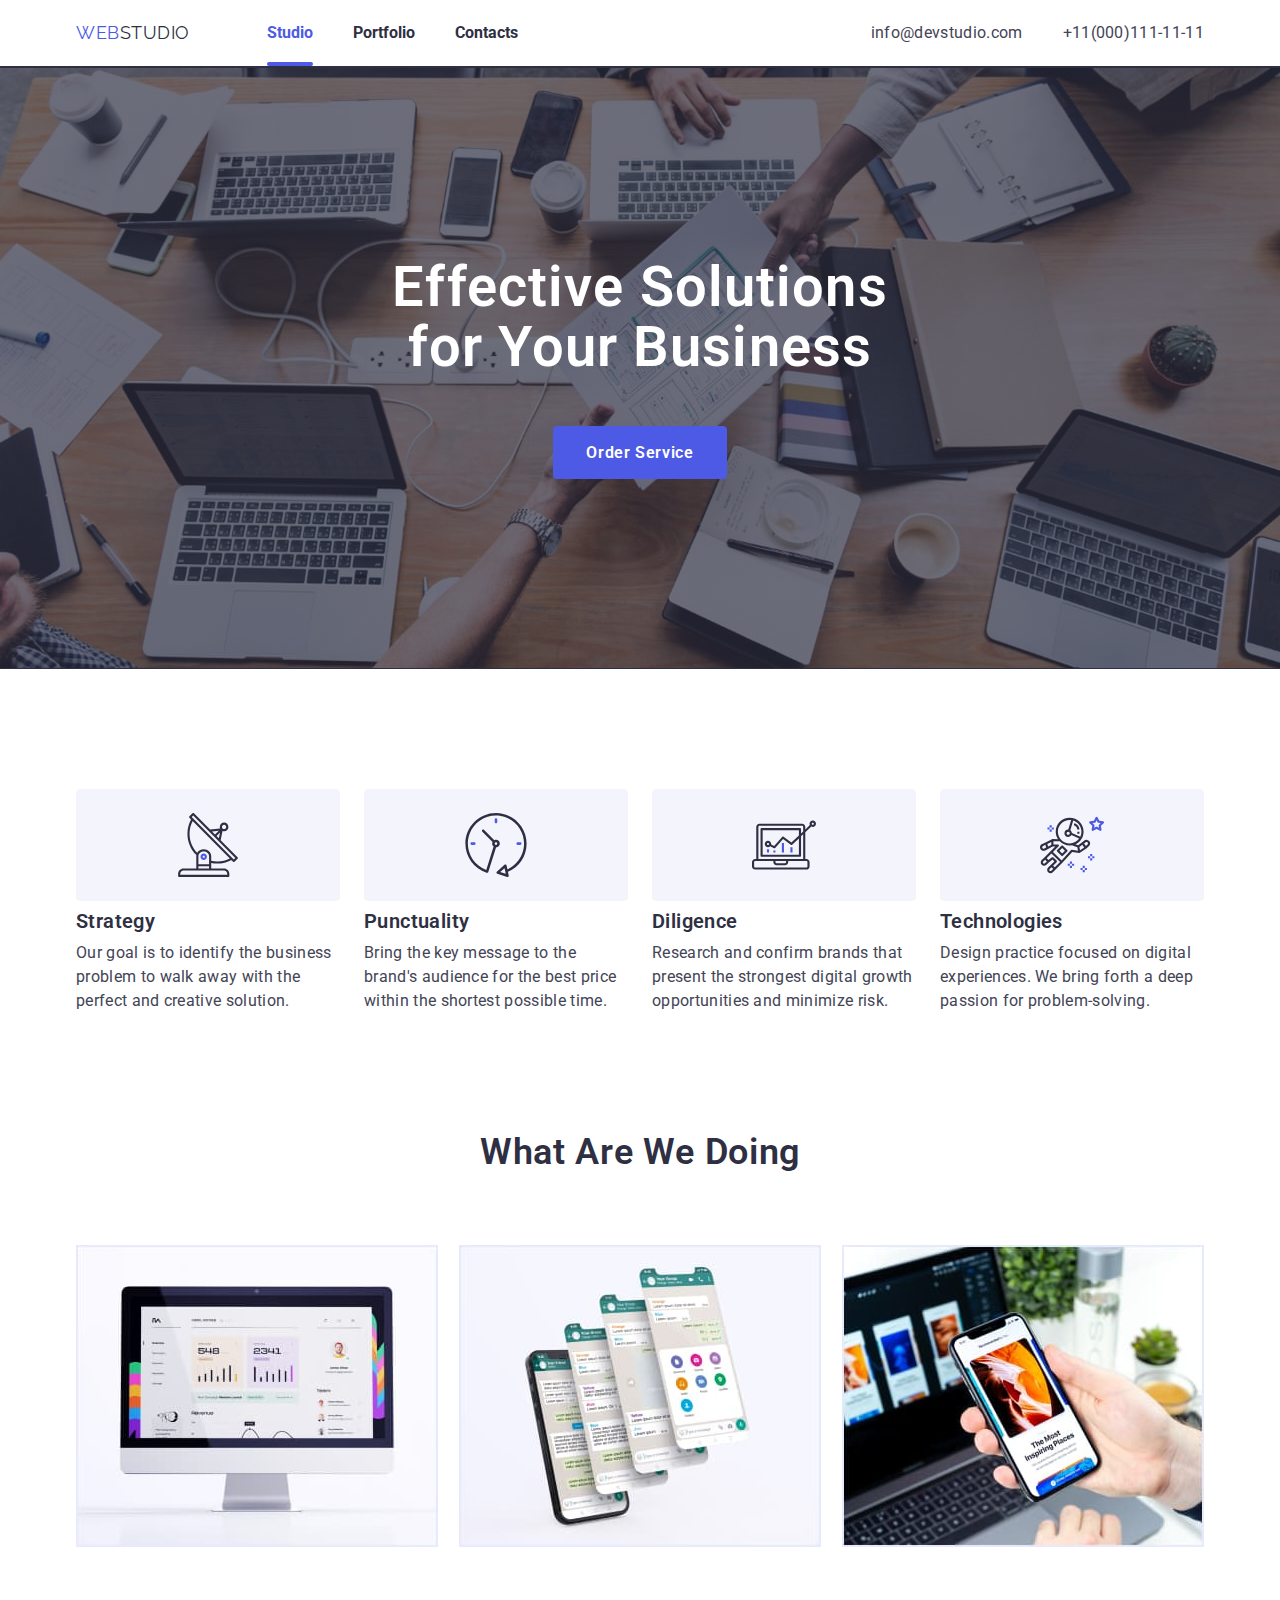
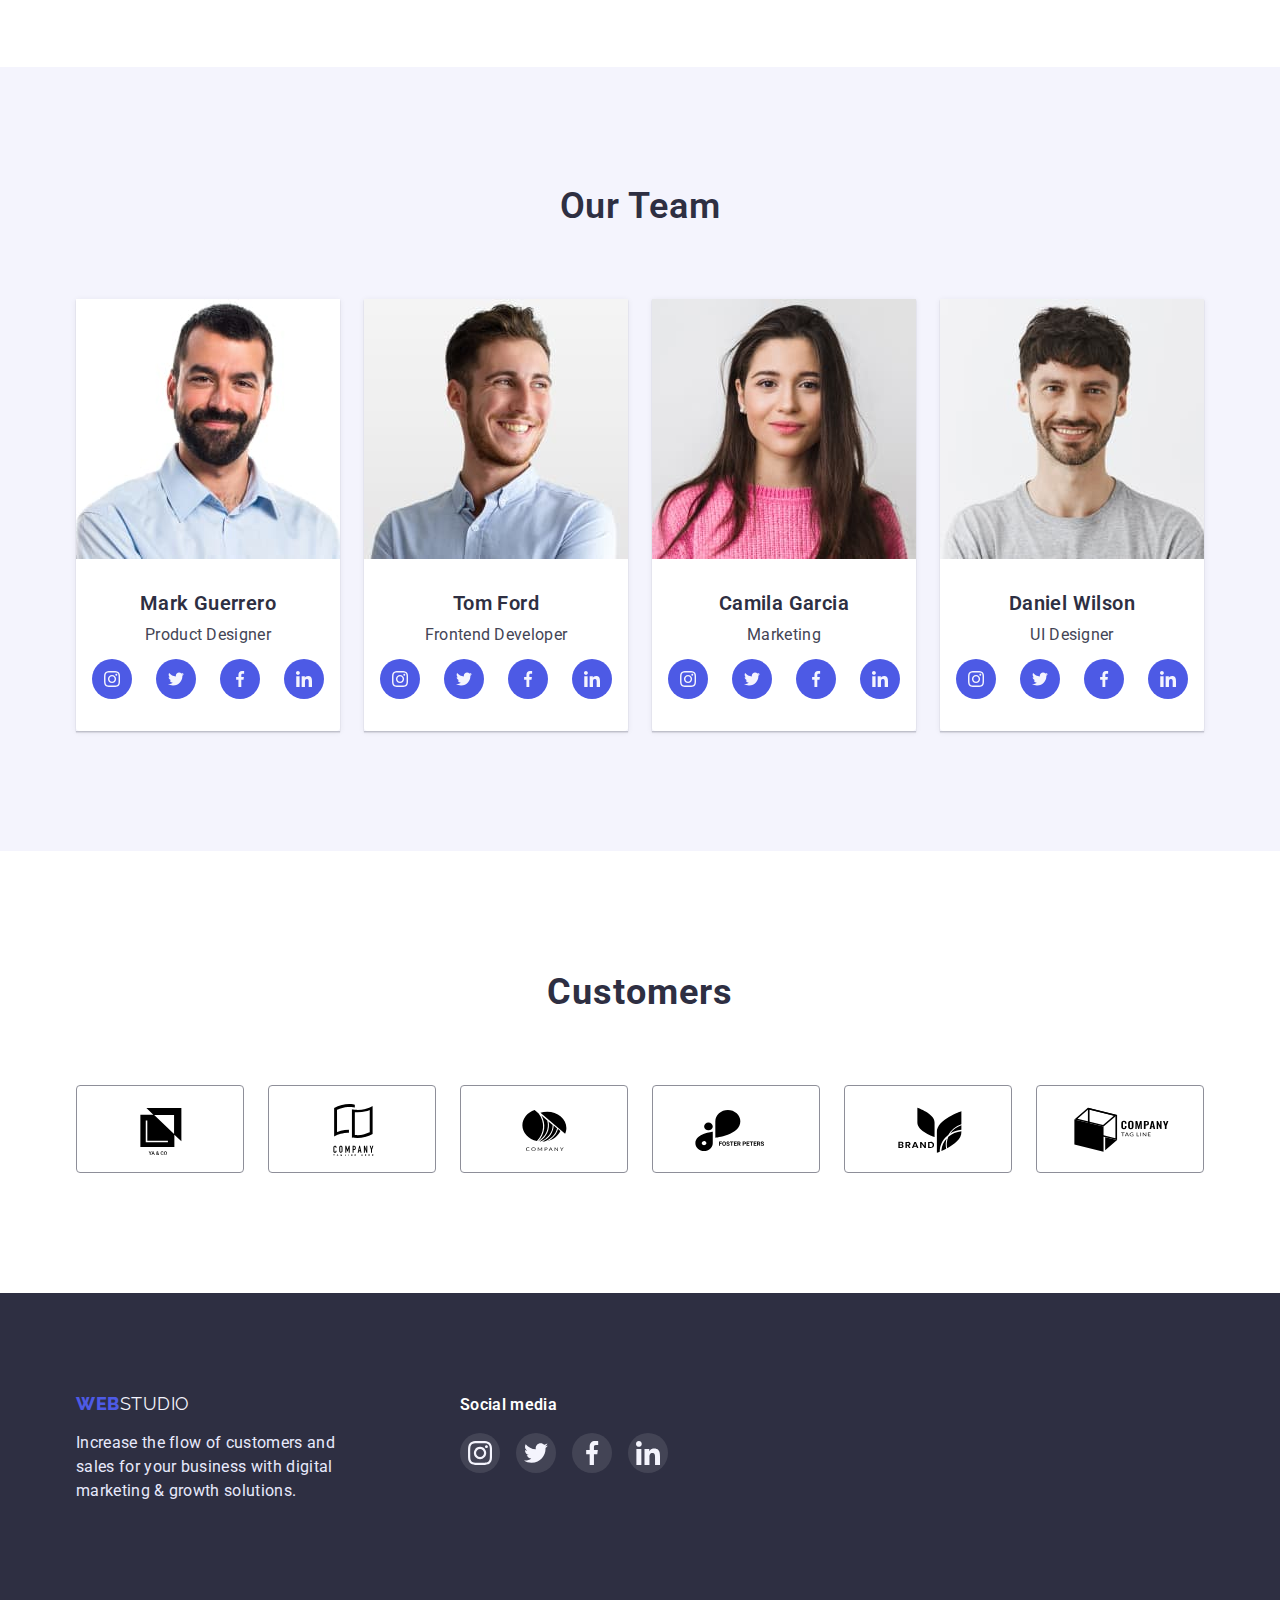
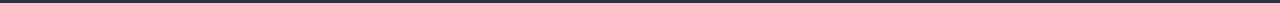
<file: index.html>
<!DOCTYPE html>
<html lang="en">
<head>
    <meta charset="UTF-8">
    <meta http-equiv="X-UA-Compatible" content="IE=edge">
    <meta name="viewport" content="width=device-width, initial-scale=1.0">
    <title>Main Page</title>
    <link href="https://fonts.googleapis.com/css2?family=Raleway:wght@700&family=Roboto:wght@400;500;700;900&display=swap" rel="stylesheet">
    <link rel="stylesheet" href="https://cdn.jsdelivr.net/npm/modern-normalize@1.1.0/modern-normalize.min.css">
    <link rel="stylesheet" href="./css/styles.css">
</head>
<body>
    <!--Site header-->
    
    <header class="header-page">
        <div class="container page-header-container">
            <nav class="nav">
                <a href="index.html" class="logo"><span class="logo-web">WEB</span>STUDIO</a>
                <ul class="site-nav list">
                    <li class="navigation"><a href="./index.html" class="link-menu current">Studio</a></li>
                    <li class="navigation"><a href="./portfolio.html" class="link-menu">Portfolio</a></li>
                    <li class="navigation"><a href=""class="link-menu">Contacts</a></li>
                </ul>
            </nav>
            <ul class="contact list">
                <li class="adress"><a href="mailto:info@devstudio.com" class="contacts">info@devstudio.com</a></li>
                <li class="adress"><a href="tel:+11(000)111-11-11" class="contacts">+11(000)111-11-11</a></li>
            </ul>
        </div>
    </header>
    <main>
    <!--Hero-->
        <section class="hero">
            <h1 class="hero-title">Effective Solutions<br/>for  Your Business</h1>
            <button type="button" class="button primary" data-modal-open>Order Service</button>
        </section>
   
    <!--Benefits-->
        <section class="section-benefits">
            <div class="container">
                <ul class="benefits list">
                    <li class="item-icon">
                        <div class="item-icon-benefits">
                            <svg width="64" height="64">
                              <use href="./images/icons.svg#icon-antenna"></use>
                            </svg>
                        </div>
                        <h3 class="title">Strategy</h3>
                            <p class="text">Our goal is to identify the business
                            problem to walk away with the perfect and creative solution. </p>

                    </li>
                    <li class="item-icon">
                        <div class="item-icon-benefits">
                            <svg width="64" height="64">
                              <use href="./images/icons.svg#icon-clock"></use>
                            </svg>
                        </div>
                        <h3 class="title">Punctuality</h3>
                            <p class="text">Bring the key message to the brand's audience for the best price within the shortest possible time.</p>

                    </li>
                    <li class="item-icon">
                        <div class="item-icon-benefits">
                            <svg width="64" height="64">
                              <use href="./images/icons.svg#icon-diagram"></use>
                            </svg>
                        </div>
                        <h3 class="title">Diligence</h3>
                            <p class="text">Research and confirm brands that present the strongest digital growth opportunities and minimize risk.</p>
                    </li>
                    <li class="item-icon">
                        <div class="item-icon-benefits">
                            <svg width="64" height="64">
                              <use href="./images/icons.svg#icon-astronaut"></use>
                            </svg>
                        </div>
                        <h3 class="title">Technologies</h3>
                            <p class="text">Design practice focused on digital experiences. We bring forth a deep passion for problem-solving.</p>
                    </li>
                </ul>
            </div>
        </section>

    <!--Examples-->
        <section class="section-placeholder">
            <div class="container">
                <h2 class="section-title">What are we doing</h2>
                <ul class="placeholder list">
                    <li class="examples">
                        <img src="./images/placeholder.jpg" alt="monitor" width="360" height="300"/>
                    </li>
                    <li class="examples">
                        <img src="./images/plactholder1.jpg" alt="phone" width="360" height="300"/>
                    </li>
                    <li class="examples">
                        <img src="./images/placeholder2.jpg" alt="laptop" width="360" height="300"/>
                    </li>
                </ul>
            </div>
        </section>

    <!--Team-->
        <section class="section-team">
            <div class="container">
                <h2 class="section-title">Our Team</h2>
                <ul class="feature-list list">
                    <li class="our-team">
                        <img class="studio-images" src="./images/mark.jpg" alt="photo Mark Guerrero" width="264">
                        <div class="card-text-title">
                            <h3 class="title">Mark Guerrero</h3>
                            <p class="text-card">Product Designer</p>
                            <ul class="social-list list">
                                <li>
                                    <a href="" class="social-list-link">
                                        <svg class="social-list-icon" width="16" height="16">
                                            <use href="./images/icons.svg#icon-instagram"></use>
                                        </svg>
                                    </a>
                                </li>
                                <li>
                                    <a href class="social-list-link">
                                        <svg class="social-list-icon" width="16" height="16">
                                            <use href="./images/icons.svg#icon-twitter"></use>
                                        </svg>
                                    </a>
                                </li>
                                <li>
                                    <a href class="social-list-link">
                                        <svg class="social-list-icon" width="16" height="16">
                                            <use href="./images/icons.svg#icon-facebook"></use>
                                        </svg>
                                    </a>
                                </li>
                                <li>
                                    <a href class="social-list-link">
                                        <svg class="social-list-icon" width="16" height="16">
                                            <use href="./images/icons.svg#icon-linkedin"></use>
                                        </svg>
                                    </a>
                                </li>
                            </ul>
                            
                        </div>
                    </li>
                    <li class="our-team">
                        <img class="studio-images" src="./images/tom.jpg" alt="photo Tom Ford" width="264" height="260">
                        <div class="card-text-title">
                            <h3 class="title">Tom Ford</h3>
                            <p class="text-card">Frontend Developer</p>
                            <ul class="social-list list">
                                <li>
                                    <a href="" class="social-list-link">
                                        <svg class="social-list-icon" width="16" height="16">
                                            <use href="./images/icons.svg#icon-instagram"></use>
                                        </svg>
                                    </a>
                                </li>
                                <li>
                                    <a href class="social-list-link">
                                        <svg class="social-list-icon" width="16" height="16">
                                            <use href="./images/icons.svg#icon-twitter"></use>
                                        </svg>
                                    </a>
                                </li>
                                <li>
                                    <a href class="social-list-link">
                                        <svg class="social-list-icon" width="16" height="16">
                                            <use href="./images/icons.svg#icon-facebook"></use>
                                        </svg>
                                    </a>
                                </li>
                                <li>
                                    <a href class="social-list-link">
                                        <svg class="social-list-icon" width="16" height="16">
                                            <use href="./images/icons.svg#icon-linkedin"></use>
                                        </svg>
                                    </a>
                                </li>
                            </ul>
                        </div>
                    </li>
                    <li class="our-team">
                        <img class="studio-images" src="./images/camila.jpg" alt="photo Camila Garcia" width="264" height="260">
                        <div class="card-text-title">
                            <h3 class="title">Camila Garcia</h3>
                            <p class="text-card">Marketing</p>
                            <ul class="social-list list">
                                <li>
                                    <a href class="social-list-link">
                                        <svg class="social-list-icon" width="16" height="16">
                                            <use href="./images/icons.svg#icon-instagram"></use>
                                        </svg>
                                    </a>
                                </li>
                                <li>
                                    <a href class="social-list-link">
                                        <svg class="social-list-icon" width="16" height="16">
                                            <use href="./images/icons.svg#icon-twitter"></use>
                                        </svg>
                                    </a>
                                </li>
                                <li>
                                    <a href class="social-list-link">
                                        <svg class="social-list-icon" width="16" height="16">
                                            <use href="./images/icons.svg#icon-facebook"></use>
                                        </svg>
                                    </a>
                                </li>
                                <li>
                                    <a href class="social-list-link">
                                        <svg class="social-list-icon" width="16" height="16">
                                            <use href="./images/icons.svg#icon-linkedin"></use>
                                        </svg>
                                    </a>
                                </li>
                            </ul>
                        </div>
                    </li>
                    <li class="our-team">
                        <img class="studio-images" src="./images/daniel.jpg" alt="photo Daniel Wilson" width="264" height="260">
                        <div class="card-text-title">
                            <h3 class="title">Daniel Wilson</h3>
                            <p class="text-card">UI Designer</p>
                            <ul class="social-list list">
                                <li>
                                    <a href="" class="social-list-link">
                                        <svg class="social-list-icon" width="16" height="16">
                                            <use href="./images/icons.svg#icon-instagram"></use>
                                        </svg>
                                    </a>
                                </li>
                                <li>
                                    <a href class="social-list-link">
                                        <svg class="social-list-icon" width="16" height="16">
                                            <use href="./images/icons.svg#icon-twitter"></use>
                                        </svg>
                                    </a>
                                </li>
                                <li>
                                    <a href class="social-list-link">
                                        <svg class="social-list-icon" width="16" height="16">
                                            <use href="./images/icons.svg#icon-facebook"></use>
                                        </svg>
                                    </a>
                                </li>
                                <li>
                                    <a href class="social-list-link">
                                        <svg class="social-list-icon" width="16" height="16">
                                            <use href="./images/icons.svg#icon-linkedin"></use>
                                        </svg>
                                    </a>
                                </li>
                            </ul>
                        </div>
                    </li>
                </ul>
            </div>
        </section>
    <!--Customers-->
        <div class="customers container">
            <h2 class="customers-title">Customers</h2>
            <ul class="customers-items list">
                <li>
                    <a href="" class="customers-items-icons">
                        <svg class="customers-icons" width="104" height="56">
                            <use href="./images/icons.svg#icon-Logo"></use>
                        </svg>
                    </a>   
                </li>
                <li>
                    <a href="" class="customers-items-icons">
                        <svg class="customers-icons" width="104" height="56">
                            <use href="./images/icons.svg#icon-Logo-1"></use>
                        </svg>
                    </a>   
                </li>
                <li>
                    <a href="" class="customers-items-icons">
                        <svg class="customers-icons" width="104" height="56">
                            <use href="./images/icons.svg#icon-Logo-2"></use>
                        </svg>
                    </a>   
                </li>
                <li>
                    <a href="" class="customers-items-icons">
                        <svg class="customers-icons" width="104" height="56">
                            <use href="./images/icons.svg#icon-Logo-3"></use>
                        </svg>
                    </a>   
                </li>
                <li>
                    <a href="" class="customers-items-icons">
                        <svg class="customers-icons" width="104" height="56">
                            <use href="./images/icons.svg#icon-Logo-4"></use>
                        </svg>
                    </a>   
                </li>
                <li>
                    <a href="" class="customers-items-icons">
                        <svg class="customers-icons" width="104" height="56">
                            <use href="./images/icons.svg#icon-Logo-5"></use>
                        </svg>
                    </a>   
                </li>
                    
                </ul>
            </div>    

    </main>

    <!--Footer-->
        <footer class="footer">
            <div class="footer-position container">
                <div>
                    <a href="index.html" class="logo-footer"><span class="logo-web-footer">WEB</span>STUDIO</a>
                    <p class="footer-text">
                        Increase the flow of customers and sales for your business with digital marketing & growth solutions.
                    </p>
                </div>
            
                <div class="footer-link"> 
                    <h4 class="social-media">Social media</h4>
                    <ul class="footer-media list">
                        <li class="footer-list-item">
                            <a href class="footer-list-link">
                                <svg class="footer-list-icon" width="24" height="24">
                                    <use href="./images/icons.svg#icon-instagram"></use>
                                </svg>
                            </a>
                        </li>
                        <li class="footer-list-item">
                            <a href class="footer-list-link">
                                <svg class="footer-list-icon" width="24" height="24">
                                    <use href="./images/icons.svg#icon-twitter"></use>
                                </svg>
                            </a>
                        </li>
                        <li class="footer-list-item">
                            <a href class="footer-list-link">
                                <svg class="footer-list-icon" width="24" height="24">
                                    <use href="./images/icons.svg#icon-facebook"></use>
                                </svg>
                            </a>
                        </li>
                        <li class="footer-list-item">
                            <a href class="footer-list-link">
                                <svg class="footer-list-icon" width="24" height="24">
                                    <use href="./images/icons.svg#icon-linkedin"></use>
                                </svg>
                            </a>
                        </li>
                    </ul>
                </div>
            </div>
        </footer>
    <div class="backdrop is-hidden" data-modal>
        <div class="modal">
            <button type="button" class="modal-close-btn" data-modal-close>
                <svg class="modal-close-btn-icon" width="8" height="8">
                    <use href="./images/icons.svg#icon-close-black-18dp-2-1"></use>
                </svg>
            </button>
        </div>
    </div>

    <script src="./js/modal.js"></script>
</body>

</html>
</file>
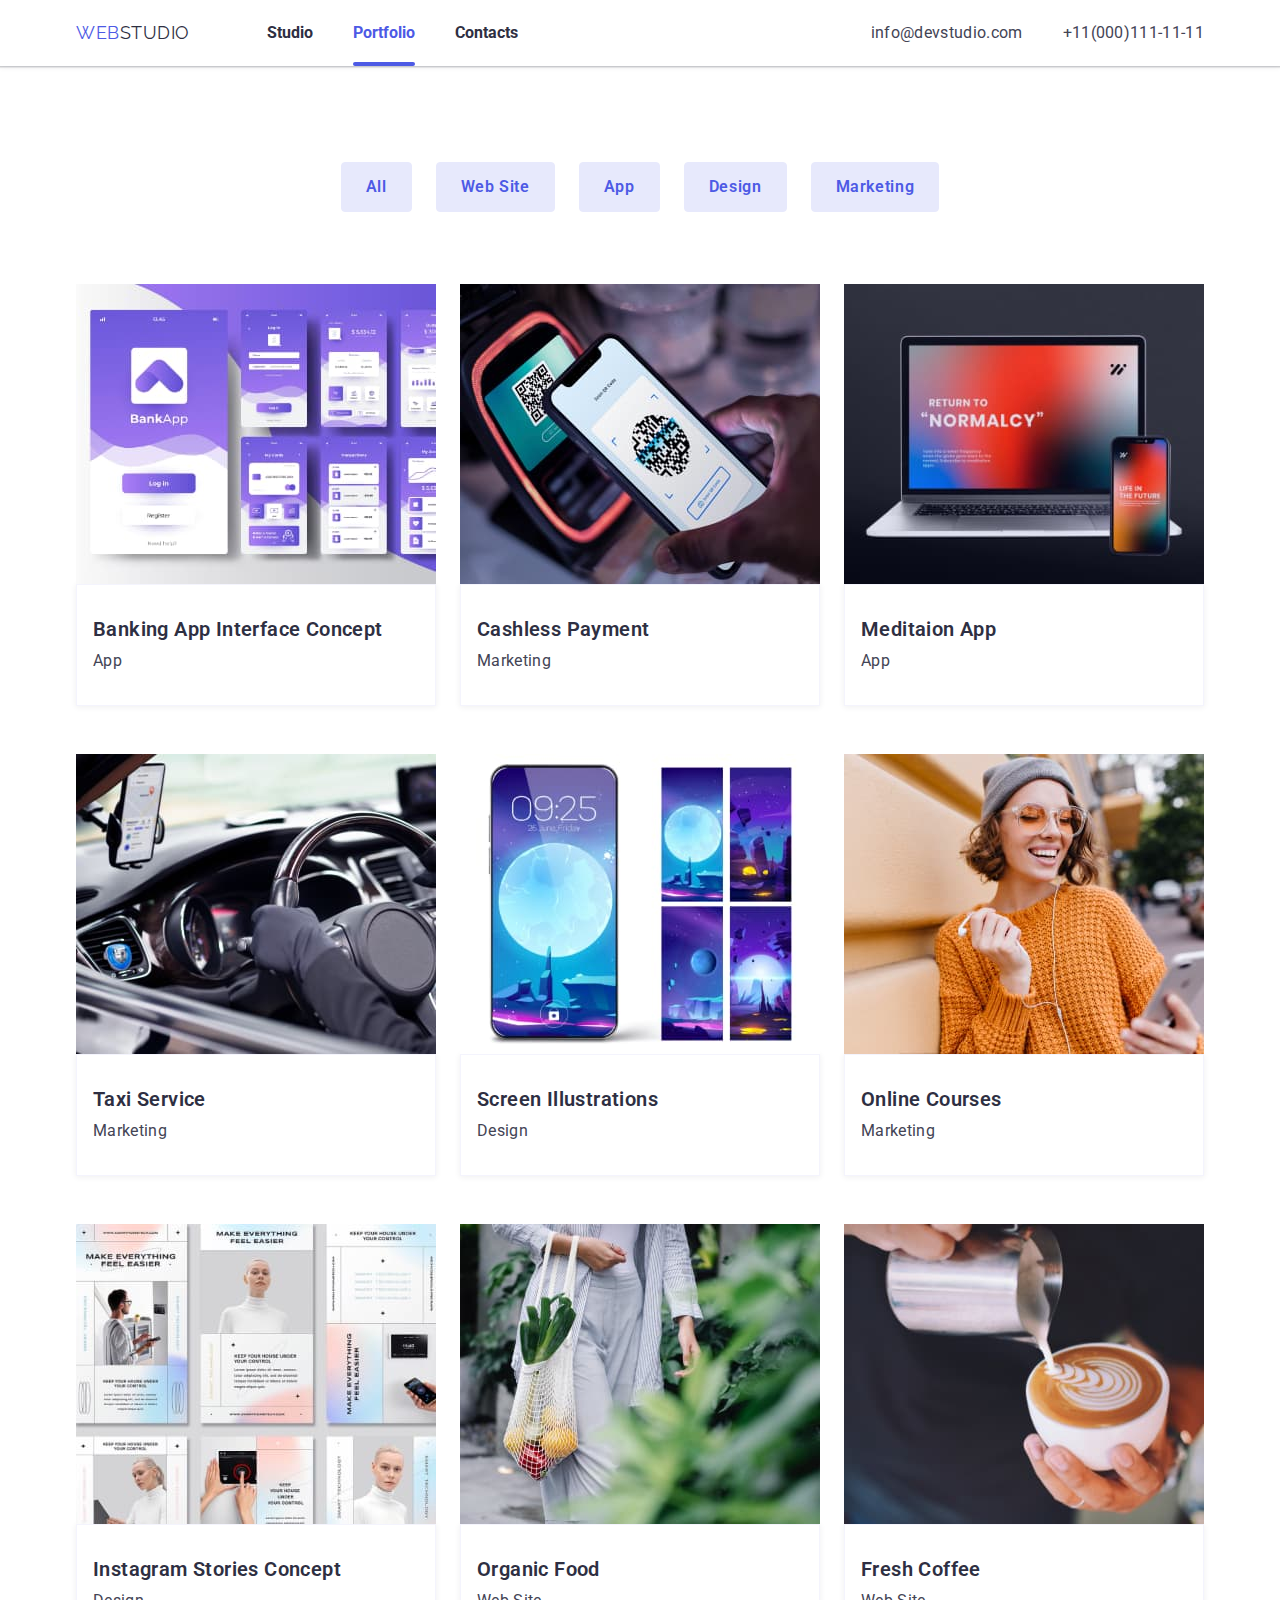
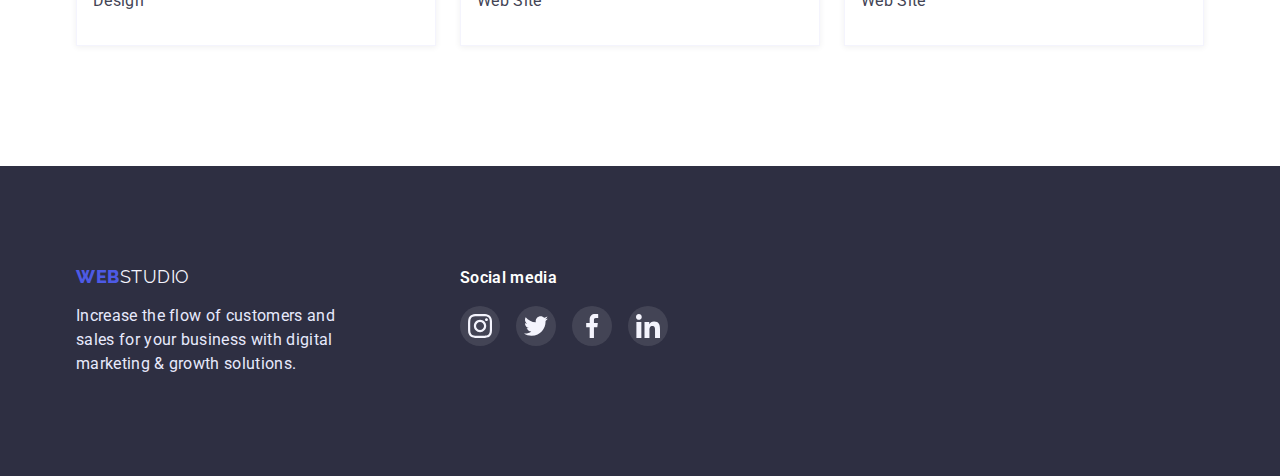
<file: portfolio.html>
<!DOCTYPE html>
<html lang="en">
<head>
    <meta charset="UTF-8">
    <meta http-equiv="X-UA-Compatible" content="IE=edge">
    <meta name="viewport" content="width=device-width, initial-scale=1.0">
    <title>Portfolio</title>
    <link href="https://fonts.googleapis.com/css2?family=Raleway:wght@700&family=Roboto:wght@400;500;700;900&display=swap" rel="stylesheet">
    <link rel="stylesheet" href="https://cdn.jsdelivr.net/npm/modern-normalize@1.1.0/modern-normalize.min.css">
    <link rel="stylesheet" href="./css/styles.css">
</head>
<body>
    <header class="header-page">
        <div class="container page-header-container">
            <nav class="nav">
                <a href="index.html" class="logo"><span class="logo-web">WEB</span>STUDIO</a>
                <ul class="site-nav list">
                    <li class="navigation"><a href="./index.html" class="link-menu">Studio</a></li>
                    <li class="navigation"><a href="./portfolio.html" class="link-menu current">Portfolio</a></li>
                    <li class="navigation"><a href=""class="link-menu">Contacts</a></li>
                </ul>
            </nav>
            <ul class="contact list">
                <li class="adress"><a href="mailto:info@devstudio.com" class="contacts">info@devstudio.com</a></li>
                <li class="adress"><a href="tel:+11(000)111-11-11" class="contacts">+11(000)111-11-11</a></li>
            </ul>
        </div>
    </header>
    <main>
        <section class="section-portfolio">
            <div class="container">
                <ul class="button-nav list">
                    <li class="prim">
                        <button type="button" class="button prim">All</button>
                    </li>
                    <li class="prim">
                        <button type="button" class="button prim">Web Site</button>
                    </li>
                    <li class="prim">
                        <button type="button" class="button prim">App</button>
                    </li>
                    <li class="prim">
                        <button type="button" class="button prim">Design</button>
                    </li>
                    <li class="prim">
                        <button type="button" class="button prim">Marketing</button>
                    </li>
                </ul>
        
                <ul class="cards-img list">
                    <li class="cards">
                        <a href="" class="portfolio-link">
                            <div class="portfolio-img-wrapper">
                                <img class="portfolio-images" src="./images/img (1).jpg" alt="Banking App Interface Concept" width="360" height="300"/>
                                <p class="overlay">
                                    14 Stylish and User-Friendly App Design Concepts · Task Manager App · Calorie Tracker App · Exotic Fruit Ecommerce App · Cloud Storage App
                                </p>
                            </div>
                            <div class="cards-portfolio">
                                <h3 class="title">Banking App Interface Concept</h3>
                                <p class="text">App</p>
                            </div>
                        </a>
                    </li>
                    <li class="cards">
                        <a href="" class="portfolio-link">
                            <div class="portfolio-img-wrapper">
                                <img class="portfolio-images" src="./images/img (2).jpg" alt="Cashless Payment" width="360" height="300"/>
                                <p class="overlay">
                                    14 Stylish and User-Friendly App Design Concepts · Task Manager App · Calorie Tracker App · Exotic Fruit Ecommerce App · Cloud Storage App
                                </p>
                            </div>
                            <div class="cards-portfolio">
                                <h3 class="title">Cashless Payment</h3>
                                <p class="text">Marketing</p>
                            </div>    
                        </a>
                    </li>
                    <li class="cards">
                        <a href="" class="portfolio-link">
                            <div class="portfolio-img-wrapper">
                                <img class="portfolio-images" src="./images/img (3).jpg" alt="Meditaion App" width="360" height="300"/>
                                <p class="overlay">
                                    14 Stylish and User-Friendly App Design Concepts · Task Manager App · Calorie Tracker App · Exotic Fruit Ecommerce App · Cloud Storage App
                                </p>
                            </div>
                            <div class="cards-portfolio">
                                <h3 class="title">Meditaion App</h3>
                                <p class="text">App</p>
                            </div>
                        </a>
                    </li>
                    <li class="cards">
                        <a href="" class="portfolio-link">
                            <div class="portfolio-img-wrapper">
                                <img class="portfolio-images" src="./images/img (4).jpg" alt="Taxi Service" width="360" height="300"/>
                                <p class="overlay">
                                    14 Stylish and User-Friendly App Design Concepts · Task Manager App · Calorie Tracker App · Exotic Fruit Ecommerce App · Cloud Storage App
                                </p>
                            </div>
                            <div class="cards-portfolio">
                                <h3 class="title">Taxi Service</h3>
                                <p class="text">Marketing</p>
                            </div>
                        </a>
                    </li>
                    <li class="cards">
                        <a href="" class="portfolio-link">
                            <div class="portfolio-img-wrapper">
                                <img class="portfolio-images" src="./images/img (5).jpg" alt="Screen Illustrations" width="360" height="300"/>
                                <p class="overlay">
                                    14 Stylish and User-Friendly App Design Concepts · Task Manager App · Calorie Tracker App · Exotic Fruit Ecommerce App · Cloud Storage App
                                </p>
                            </div>   
                            <div class="cards-portfolio">
                                <h3 class="title">Screen Illustrations</h3>
                                <p class="text">Design</p>
                            </div>    
                        </a>
                    </li>
                    <li class="cards">
                        <a href="" class="portfolio-link">
                            <div class="portfolio-img-wrapper">
                                <img class="portfolio-images" src="./images/img (6).jpg" alt="Online Courses" width="360" height="300"/>
                                <p class="overlay">
                                    14 Stylish and User-Friendly App Design Concepts · Task Manager App · Calorie Tracker App · Exotic Fruit Ecommerce App · Cloud Storage App
                                </p>
                            </div>
                            <div class="cards-portfolio">
                                <h3 class="title">Online Courses</h3>
                                <p class="text">Marketing</p>
                            </div>
                        </a>
                    </li>
                    <li class="cards">
                        <a href="" class="portfolio-link">
                            <div class="portfolio-img-wrapper">
                                <img class="portfolio-images" src="./images/img (7).jpg" alt="Instagram Stories Concept" width="360" height="300"/>
                                <p class="overlay">
                                    14 Stylish and User-Friendly App Design Concepts · Task Manager App · Calorie Tracker App · Exotic Fruit Ecommerce App · Cloud Storage App
                                </p>
                            </div>
                            <div class="cards-portfolio">
                                <h3 class="title">Instagram Stories Concept</h3>
                                <p class="text">Design</p>
                            </div>
                        </a>
                    </li>
                    <li class="cards">
                        <a href="" class="portfolio-link">
                            <div class="portfolio-img-wrapper">
                                <img class="portfolio-images" src="./images/img (8).jpg" alt="Organic Food" width="360" height="300"/>
                                <p class="overlay">
                                    14 Stylish and User-Friendly App Design Concepts · Task Manager App · Calorie Tracker App · Exotic Fruit Ecommerce App · Cloud Storage App
                                </p>
                            </div>
                            <div class="cards-portfolio">
                                <h3 class="title">Organic Food</h3>
                                <p class="text">Web Site</p>
                            </div>    
                        </a>
                    </li>
                    <li class="cards">
                        <a href="" class="portfolio-link">
                            <div class="portfolio-img-wrapper">
                                <img class="portfolio-images" src="./images/img (9).jpg" alt="Fresh Coffee" width="360" height="300"/>
                                <p class="overlay">
                                    14 Stylish and User-Friendly App Design Concepts · Task Manager App · Calorie Tracker App · Exotic Fruit Ecommerce App · Cloud Storage App
                                </p>
                            </div>
                            <div class="cards-portfolio">
                                <h3 class="title">Fresh Coffee</h3>
                                <p class="text">Web Site</p>
                            </div>    
                        </a>
                    </li>
                </ul>
            </div>
        </section>
    </main>
    <!--Footer-->
    <footer class="footer">
        <div class="footer-position container">
            <div>
                <a href="index.html" class="logo-footer"><span class="logo-web-footer">WEB</span>STUDIO</a>
                <p class="footer-text">
                    Increase the flow of customers and sales for your business with digital marketing & growth solutions.
                </p>
            </div>
        
            <div class="footer-link"> 
                <h4 class="social-media">Social media</h4>
                <ul class="footer-media list">
                    <li class="footer-list-item">
                        <a href class="footer-list-link">
                            <svg class="footer-list-icon" width="24" height="24">
                                <use href="./images/icons.svg#icon-instagram"></use>
                            </svg>
                        </a>
                    </li>
                    <li class="footer-list-item">
                        <a href class="footer-list-link">
                            <svg class="footer-list-icon" width="24" height="24">
                                <use href="./images/icons.svg#icon-twitter"></use>
                            </svg>
                        </a>
                    </li>
                    <li class="footer-list-item">
                        <a href class="footer-list-link">
                            <svg class="footer-list-icon" width="24" height="24">
                                <use href="./images/icons.svg#icon-facebook"></use>
                            </svg>
                        </a>
                    </li>
                    <li class="footer-list-item">
                        <a href class="footer-list-link">
                            <svg class="footer-list-icon" width="24" height="24">
                                <use href="./images/icons.svg#icon-linkedin"></use>
                            </svg>
                        </a>
                    </li>
                </ul>
            </div>
        </div>
    </footer>
    </div>
</body>
</html>
</file>
<file: css/styles.css>
:root {
    --primary-text-color:#434455;
    --navy-blue-color:#2E2F42;
    --accent-color:#4D5AE5;
    --primary-bg-color:#FFFFFF;
    --cloud-color: #F4F4FD;
    --color-button: #404BBF;
    --color-conflower: #E7E9FC;
    --color-slate: #8E8F99;
}
h1,h2,h3,h4,h5,h6,p, ul {
    margin: 0;
    padding: 0;
}
.botton {
    cursor: pointer;
}
body {
    background-color: var(--primary-bg-color);
    color: var(--primary-text-color);
    font-family: Roboto, sans-serif;
}
.container {
    width: 1158px;
    padding-left: 15px;
    padding-right: 15px;
    margin-left: auto;
    margin-right: auto;
}
.header-page {
    box-shadow: 0px 2px 1px rgba(46, 47, 66, 0.08), 0px 1px 1px rgba(46, 47, 66, 0.16), 0px 1px 6px rgba(46, 47, 66, 0.08);
}
.page-header-container {
    display: flex;
    align-items: center;
    justify-content: space-between;
}
.nav {
    display: flex;
    align-items: center;
}
.site-nav {
    display: flex;
    align-items: center;
    font-weight: 700;
}
.navigation:not(:last-child) {
    margin-right: 40px;
}
.link-menu.current {
    color: var(--accent-color);
}
.link-menu.current::after {
    opacity: 1;
}
.link-menu {
    color: var(--navy-blue-color);
    position: relative;
    display: block;
    text-decoration: none;
    padding-top: 24px;
    padding-bottom: 24px;
}
.link-menu::after {
    content: '';
    position: absolute;
    width: 100%;
    height: 4px;
    left: 0;
    bottom: 0;
    border-radius: 2px;
    background-color: var(--accent-color);
    display: block;
    opacity: 0;
    transition: opacity 250ms cubic-bezier(0.4, 0, 0.2, 1);

}

.link-menu:hover::after,
.link-menu:focus::after {
    opacity: 1;
}
.adress:not(:last-child) {
    margin-right: 40px;
}
.contact {
    display: flex;
    margin-left: auto;
}
.logo {
    color: var(--navy-blue-color);
    font-family: Raleway, sans-serif;
    font-size: 18px;
    line-height: 1.33;
    letter-spacing: 0.03em;
    text-decoration: none;
    margin-right: 77px;
}
.logo-web {
    color: var(--accent-color);
    font-family: Raleway, sans-serif;
    font-size: 18px;
    line-height: 1.33;
    letter-spacing: 0.03em;
}
.list {
    list-style: none;
}
.img {
    display: block;
}
.site-nav .link {
    color: var(--navy-blue-color);
    text-decoration: none;
    font-weight: 600;
    font-size: 16px;
    line-height: 1.5;
    letter-spacing: 0.02em;
    transition: color 250ms cubic-bezier(0.4, 0, 0.2, 1);
}
.site-nav .link:hover,
.site-nav .link:focus {
    color: var(--primary-text-color);
}
.site-nav .link:active {
    color: var(--accent-color);
}
.contact .contacts {
    color: var(--primary-text-color);
    text-decoration: none;
    font-weight: 400;
    font-size: 16px;
    line-height: 1.5;
    letter-spacing: 0.02em;
    transition: color 250ms cubic-bezier(0.4, 0, 0.2, 1);

}
.contact .contacts:hover,
.contact .contacts:focus {
    color: var(--accent-color);
}

.hero {
    text-align: center;
    padding-top: 192px;
    padding-bottom: 192px;
    height: 603px;
    max-width: 1600px;
    margin-left: auto;
    margin-right: auto;
    background-image: linear-gradient(rgba(46, 47, 66, 0.7), rgba(46, 47, 66, 0.7)),
    url(../images/people-office\ 1.jpg);
    background-position: center;
    background-repeat: no-repeat;
    background-size: auto;
    background-color: var(--navy-blue-color);
}

.hero-title {
    color: var(--primary-bg-color);
    font-weight: 600;
    font-size: 56px;
    line-height: 1.07;
    letter-spacing: 0.02em;
    margin-bottom: 48px;
}
.button.primary {
    background-color: var(--accent-color);
    color: var(--primary-bg-color);
    font-weight: 600;
    font-size: 16px;
    line-height: 1.19;
    align-items: center;
    letter-spacing: 0.04em;
    font-family: inherit;
    border-radius: 4px;
    padding: 16px 32px;
    min-width: 170px;
    display: inline-block;
    border: 1px solid transparent;
    transition: background-color 250ms cubic-bezier(0.4, 0, 0.2, 1);
    cursor: pointer;
}

.button.primary:hover,
.button.primary:focus {
    background-color: var(--accent-color);
}
.button.primary:active {
    background-color: var(--color-button);
}
.section-team {
    background:var(--cloud-color);
    padding-top: 120px;
    padding-bottom: 120px;
}
.title {
    font-weight: 600;
    font-size: 20px;
    line-height: 1.2;
    letter-spacing: 0.02em;
    color: var(--navy-blue-color);
    margin-bottom: 8px;
}
.section-placeholder {
    padding-bottom: 120px;
}
.section-benefits .title {
    color: var(--navy-blue-color);
    font-weight: 600;
    font-size: 20px;
    line-height: 1.2;
    letter-spacing: 0.02em;
}
.section-benefits {
    padding-top: 120px;
    padding-bottom: 120px;
    display: flex;
    justify-content: space-between;
    flex-wrap: wrap;
}
.section-title {
    color: var(--navy-blue-color);
    font-weight: 600;
    font-size: 36px;
    line-height: 1.11;
    text-align: center;
    letter-spacing: 0.02em;
    text-transform: capitalize;
    padding-bottom: 72px;
}
.card-text-title {
    padding-top: 32px;
    padding-bottom: 32px;
    padding-left: 16px;
    padding-right: 16px;
    background:var(--primary-bg-color);
    border-radius: 0px 0px 4px 4px;

}
.our-team {
    box-shadow: 0px 1px 6px rgba(46, 47, 66, 0.08), 0px 1px 1px rgba(46, 47, 66, 0.16), 0px 2px 1px rgba(46, 47, 66, 0.08);
}
.placeholder {
    display: flex;
    justify-content: space-between;  
}
.examples {
    display: flex;
    flex-wrap: wrap;
    border: 1px solid var(--color-conflower);
}
.feature-list {
    display: flex;
    flex-wrap: wrap;
    column-gap: 24px;
}

.benefits {
    display: flex;
    column-gap: 24px;
}
.item {
    flex-basis: calc((100% - 72px) / 4);
}

.benefits .title {
    align-items: center;
}

.benefits .title,
.feature-list .title {
    color: var(--navy-blue-color);
    font-weight: 600;
    font-size: 20px;
    line-height: 1.2;
    letter-spacing: 0.02em;
}
.feature-list .title {
    text-align: center;
}
.item-icon-benefits {
    display: flex;
    align-items: center;
    justify-content: center;
    width: 264px;
    height: 112px;
    background: var(--cloud-color);
    border-radius: 4px;
    margin-bottom: 8px;
}

.benefits .text,
.feature-list .text {
    color: var(--primary-text-color);
    font-weight: 400;
    font-size: 16px;
    line-height: 1.5;
    letter-spacing: 0.02em;
}
.feature-list .text {
    text-align: center;
}
.social-list-link {
    display: flex;
    justify-content: center;
    align-items: center;
    width: 40px;
    height: 40px;
    border-radius: 50%;
    background-color: var(--accent-color);
}
.social-list {
    display: flex;
    justify-content:center;
    gap: 24px;
}
.social-list-icon {
    fill: var(--cloud-color);
}
.text-card {
    font-weight: 400;
    font-size: 16px;
    line-height: 1.5;
    text-align: center;
    letter-spacing: 0.02em;
    color: var(--primary-text-color);
    margin-bottom: 12px;
}
.cards-img {
    display: flex;
    flex-wrap: wrap;
    margin-top: -48px;
    margin-left: -24px;
}
.cards {
    flex-basis: calc(100%/3 - 48px);
    margin-top: 48px;
    margin-left: 24px;
}
.portfolio-link {
    text-decoration: none;
    display: block;
    transition: box-shadow 250ms cubic-bezier(0.4, 0, 0.2, 1);
    
}
.portfolio-link:hover,
.portfolio-link:focus {
    box-shadow: 0px 1px 6px rgba(46, 47, 66, 0.08);
}
.portfolio-link:hover .overlay,
.portfolio-link:focus .overlay {
    transform: translate(0, 0);
}
.cards-portfolio {
    padding-top: 32px;
    padding-bottom: 32px;
    padding-left: 16px;
    background:var(--primary-bg-color);
    border: 0.5px solid #F4F4FD;
    box-shadow: 0px 1px 6px rgba(46, 47, 66, 0.08);
}

.portfolio-images,
.studio-images {
    display: block;
}
.portfolio-img-wrapper {
    position: relative;
    overflow: hidden;
}
.overlay {
    position: absolute;
    top: 0;
    left: 0;
    width: 100%;
    height: 100%;
    overflow-y: auto;
    transform: translate(0, 100%);
    transition: transform 250ms cubic-bezier(0.4, 0, 0.2, 1);
    background-color: var(--accent-color);
    font-family: 'Roboto';
    font-style: normal;
    font-weight: 400;
    font-size: 16px;
    line-height: 1.5;
    letter-spacing: 0.02em;
    color: var(--cloud-color);
    padding-left: 32px;
    padding-right: 32px;
    padding-top: 40px;
    padding-bottom: 164px;

}
.cards-img .title {
    color: var(--navy-blue-color);
    font-weight: 600;
    font-size: 20px;
    line-height: 1.2;
    letter-spacing: 0.02em;
} 
.cards-img .text {
    color: var(--primary-text-color);
    font-weight: 400;
    font-size: 16px;
    line-height: 1.5;
    letter-spacing: 0.02em;
}
.section-portfolio {
    padding-top: 96px;
    padding-bottom: 120px;
}
.button-nav {
    display: flex;
    text-align: center;
    justify-content: center;
    margin-bottom: 72px;
}
.prim:not(:last-child) {
    margin-right: 24px;
}
.button.prim {
    background-color: var(--color-conflower);
    color: var(--accent-color);
    font-weight: 600;
    font-size: 16px;
    line-height: 1.5;
    letter-spacing: 0.04em;
    border-radius: 4px;
    padding: 12px 24px;
    min-width: 69px;
    display: inline-block;
    text-align: center;
    border: 1px solid var(--color-conflower);
    transition: color 250ms cubic-bezier(0.4, 0, 0.2, 1), background-color 250ms cubic-bezier(0.4, 0, 0.2, 1);
}
.button.prim:hover,
.button.prim:focus {
    background-color: var(--accent-color);
    color: var(--primary-bg-color);
    border: 1px solid transparent;
    box-shadow: 0px 3px 1px rgba(0, 0, 0, 0.1), 0px 2px 1px rgba(0, 0, 0, 0.08), 0px 2px 2px rgba(0, 0, 0, 0.12);
}

.customers {
    padding-top: 120px;
    padding-bottom: 120px;
}
.customers-title {
    font-weight: 700;
    font-size: 36px;
    line-height: 1.17;
    text-align: center;
    letter-spacing: 0.03em;
    color: var(--navy-blue-color);
    margin-bottom: 72px;
}
.customers-items {
    display: flex;
    justify-content:center;
    gap: 24px;
}
.customers-items-icons {
    display: flex;
    align-items: center;
    justify-content: center;
    color: #AFB1B8;
    width: 168px;
    height: 88px;
    border: 1px solid var(--color-slate);
    border-radius: 4px;
    transition: border 250ms cubic-bezier(0.4, 0, 0.2, 1);
}
.customers-items-icons:hover,
.customers-items-icons:focus {
    border: 1px solid var(--accent-color);   
}

.customers-icons svg{
    fill: currentColor;
    transition: fill 250ms cubic-bezier(0.4, 0, 0.2, 1);
    color: #AFB1B8;
}
.customers-items-icons:hover svg,
.customers-items-icons:focus svg {
    fill: var(--accent-color);
}

.footer {
    background-color: var(--navy-blue-color);
    padding-top: 100px;
    padding-bottom: 100px;
}
.logo-footer {
    color: var(--cloud-color);
    font-family: Raleway, sans-serif;
    font-size: 18px;
    line-height: 1.16;
    text-decoration: none;
    letter-spacing: 0.03em;
    margin-bottom: 16px;
    display: block;
}
.logo-web-footer {
    color: var(--accent-color);
    font-family: Raleway, sans-serif;
    font-weight: 800;
    font-size: 18px;
    line-height: 1.16;
    letter-spacing: 0.03em;
    margin-bottom: 16px;
}
.footer-text {
    color: var(--color-conflower);
    font-weight: 400;
    font-size: 16px;
    line-height: 1.5;
    letter-spacing: 0.02em;
    width: 264px;
    margin-right: 120px;
}
.footer-position {
    display: flex;
    align-items: baseline;
    
}   
.social-media {
    font-family: 'Roboto';
    font-style: normal;
    font-weight: 600;
    font-size: 16px;
    line-height: 1.5;
    letter-spacing: 0.02em;
    color: var(--primary-bg-color);
    margin-bottom: 16px;

}
.footer-media {
    display: flex;
    justify-content: space-between;
    gap: 16px;
}
.footer-list-icon {
    fill: var(--cloud-color);
    transition: fill 250ms cubic-bezier(0.4, 0, 0.2, 1);
    
}
.footer-list-link {
    display: flex;
    justify-content: center;
    align-items: center;
    width: 40px;
    height: 40px;
    border-radius: 50%;
    background-color: #FFFFFF1A;
    transition: background-color 250ms cubic-bezier(0.4, 0, 0.2, 1);
}
.footer-list-icon:hover,
.footer-list-icon:focus {
    fill: var(--cloud-color);
}
.footer-list-link:hover,
.footer-list-link:focus {
    background-color: #31D0AA;
}
.backdrop {
    position: fixed;
    top: 0;
    left: 0;
    z-index: 100;
    width: 100%;
    height: 100%;
    background-color: rgba(46, 47, 66, 0.4);
    transition: opacity 250ms cubic-bezier(0.4, 0, 0.2, 1), visibility 250ms cubic-bezier(0.4, 0, 0.2, 1);
}
.backdrop.is-hidden {
    opacity: 0;
    visibility: hidden;
    pointer-events: none;
}
.backdrop.is-hidden .modal {
    transform: translate(-50%,-50%) scale(1.3);
}
.modal {
    position: absolute;
    width: 408px;
    height: 576px;
    left: 50%;
    top: 50%;
    transform: translate(-50%,-50%);
    background: #FCFCFC;
    transition: transform 250ms cubic-bezier(0.4, 0, 0.2, 1);
}
.modal-close-btn {
    position: absolute;
    top: 32px;
    right: 32px;
    display: flex;
    justify-content: center;
    align-items: center;
    width: 24px;
    height: 24px;
    border-radius: 50%;
    background: var(--color-conflower);
    border: 1px solid rgba(0, 0, 0, 0.1);
    padding: 0;
    cursor: pointer;
    transition: box-sadow 250ms cubic-bezier(0.4, 0, 0.2, 1);
}
.modal-close-btn:hover,
.modal-close-btn:focus {
    box-shadow: 0px 1px 6px rgba(46, 47, 66, 0.08), 0px 1px 1px rgba(46, 47, 66, 0.16), 0px 2px 1px rgba(46, 47, 66, 0.08);
}
</file>
